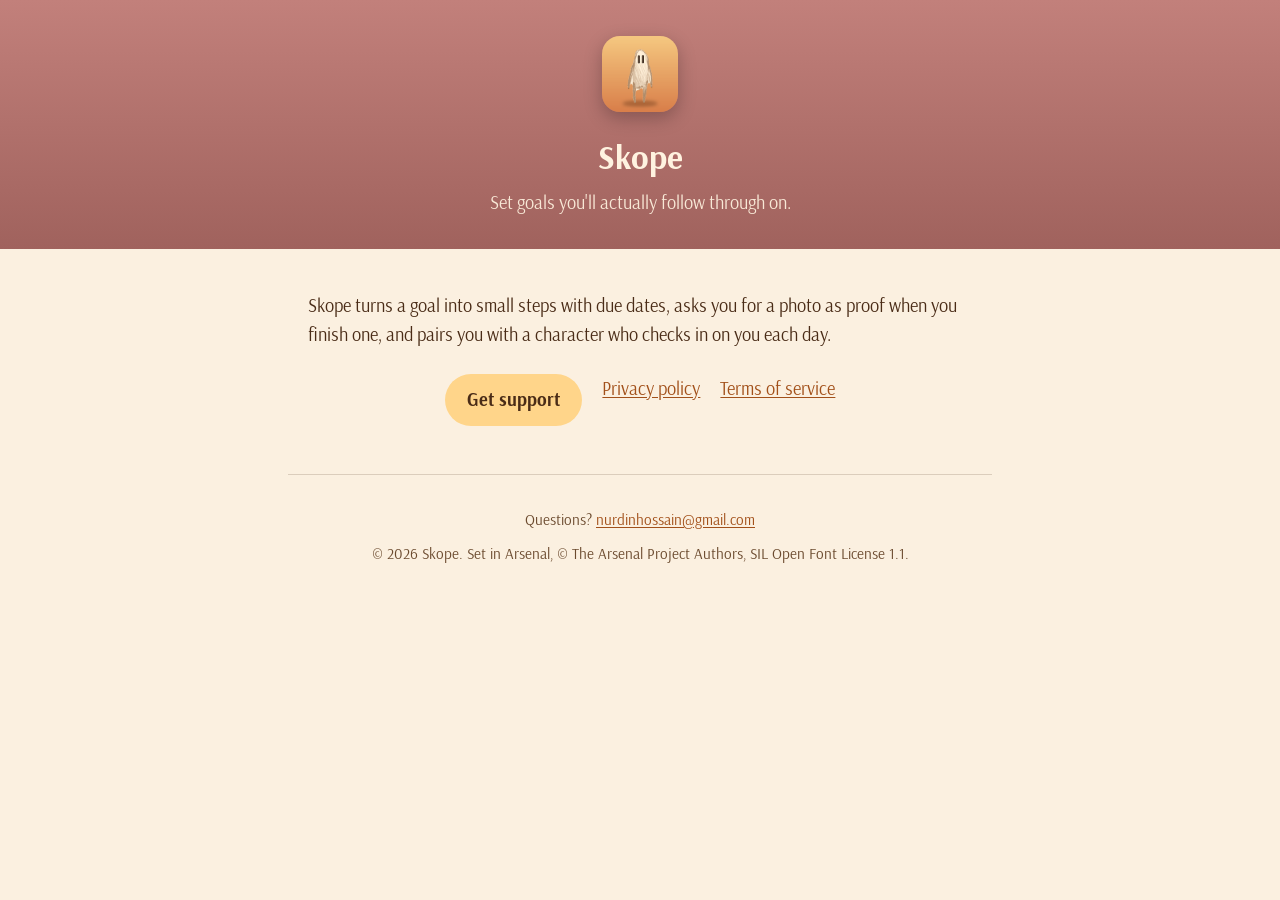
<file: index.html>
<!doctype html>
<html lang="en">
<head>
  <meta charset="utf-8">
  <meta name="viewport" content="width=device-width, initial-scale=1">
  <title>Skope</title>
  <meta name="description" content="Skope helps you set goals you'll actually follow through on, with a small character who checks in on you.">
  <link rel="icon" href="assets/icon-192.png">
  <link rel="stylesheet" href="assets/style.css">
</head>
<body>
  <header class="band">
    <img src="assets/icon-192.png" alt="Skope app icon">
    <span class="brand">Skope</span>
    <p>Set goals you'll actually follow through on.</p>
  </header>

  <main>
    <p>
      Skope turns a goal into small steps with due dates, asks you for a photo as proof when you finish one,
      and pairs you with a character who checks in on you each day.
    </p>
    <nav class="links" aria-label="Skope pages">
      <a class="button" href="support/">Get support</a>
      <a href="privacy/">Privacy policy</a>
      <a href="terms/">Terms of service</a>
    </nav>
  </main>

  <footer>
    <p>Questions? <a href="mailto:nurdinhossain@gmail.com">nurdinhossain@gmail.com</a></p>
    <p>&copy; 2026 Skope. Set in Arsenal, &copy; The Arsenal Project Authors, SIL Open Font License 1.1.</p>
  </footer>
</body>
</html>
</file>
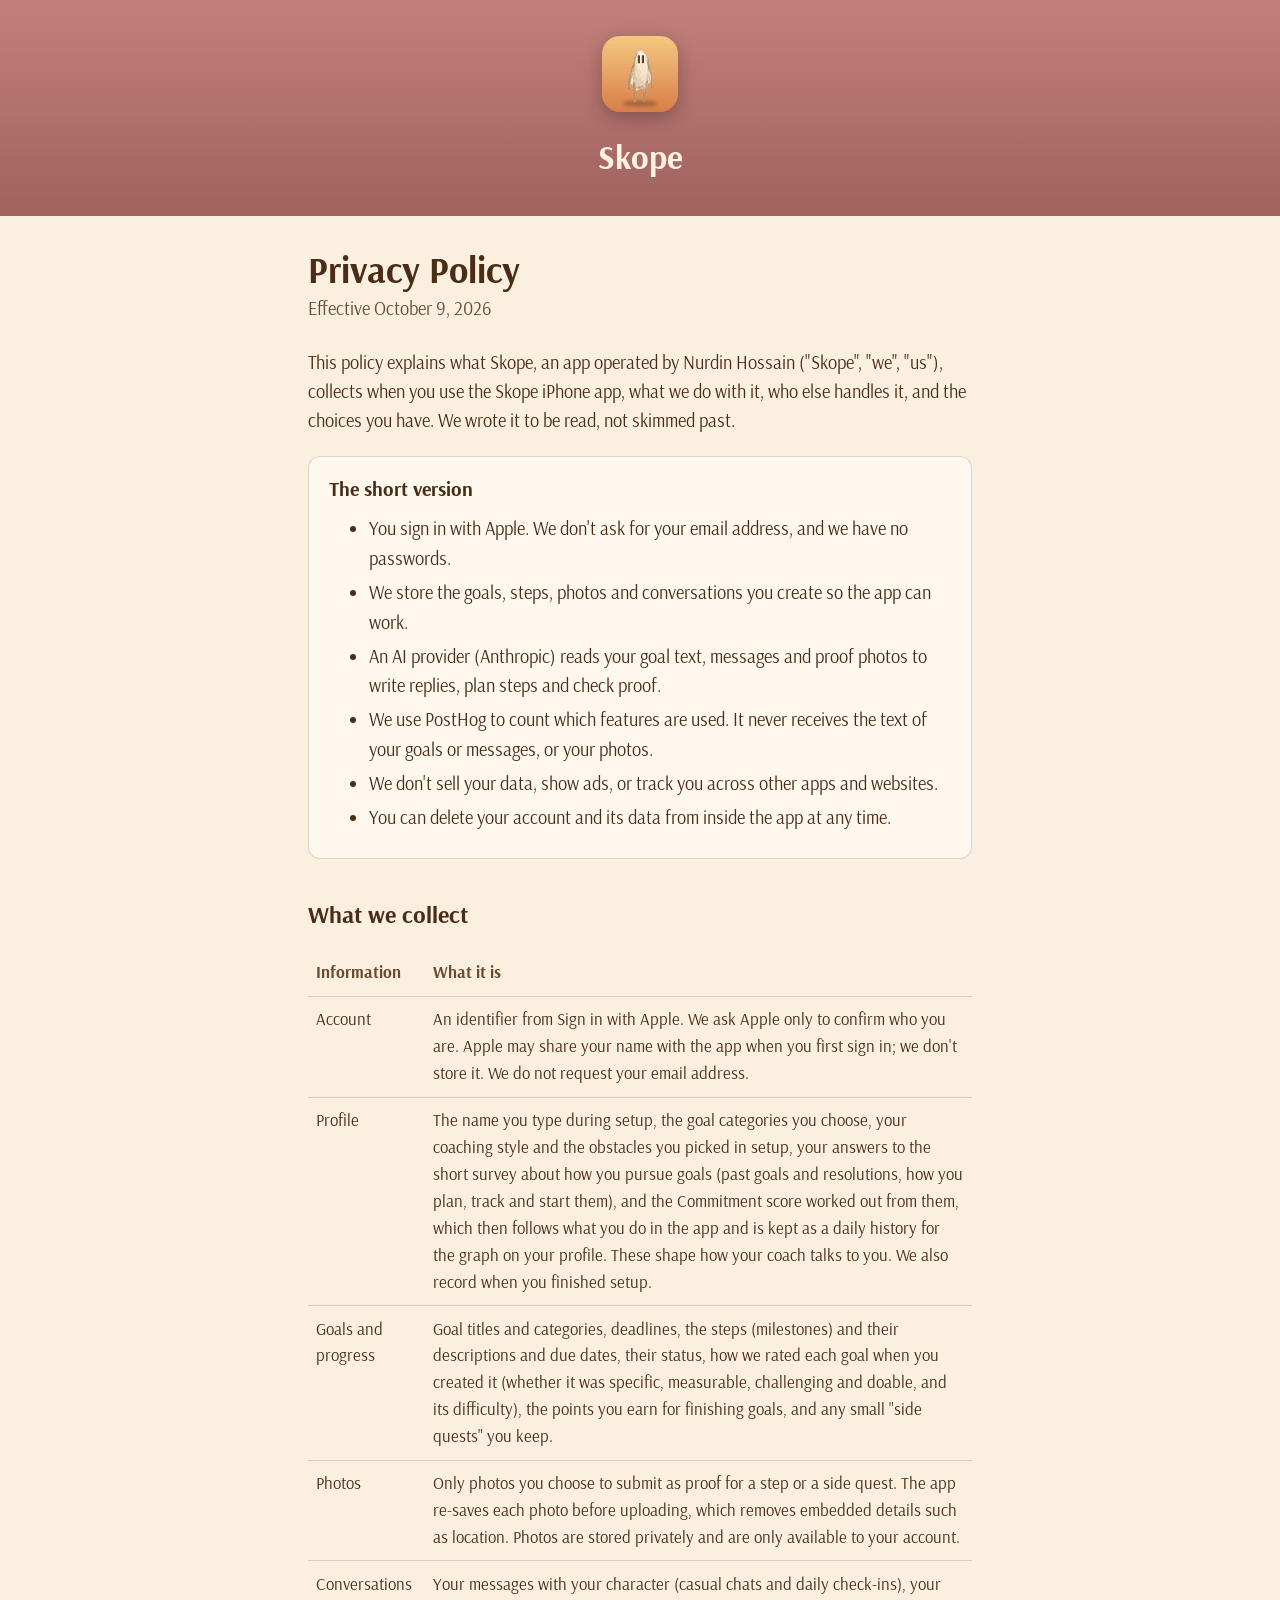
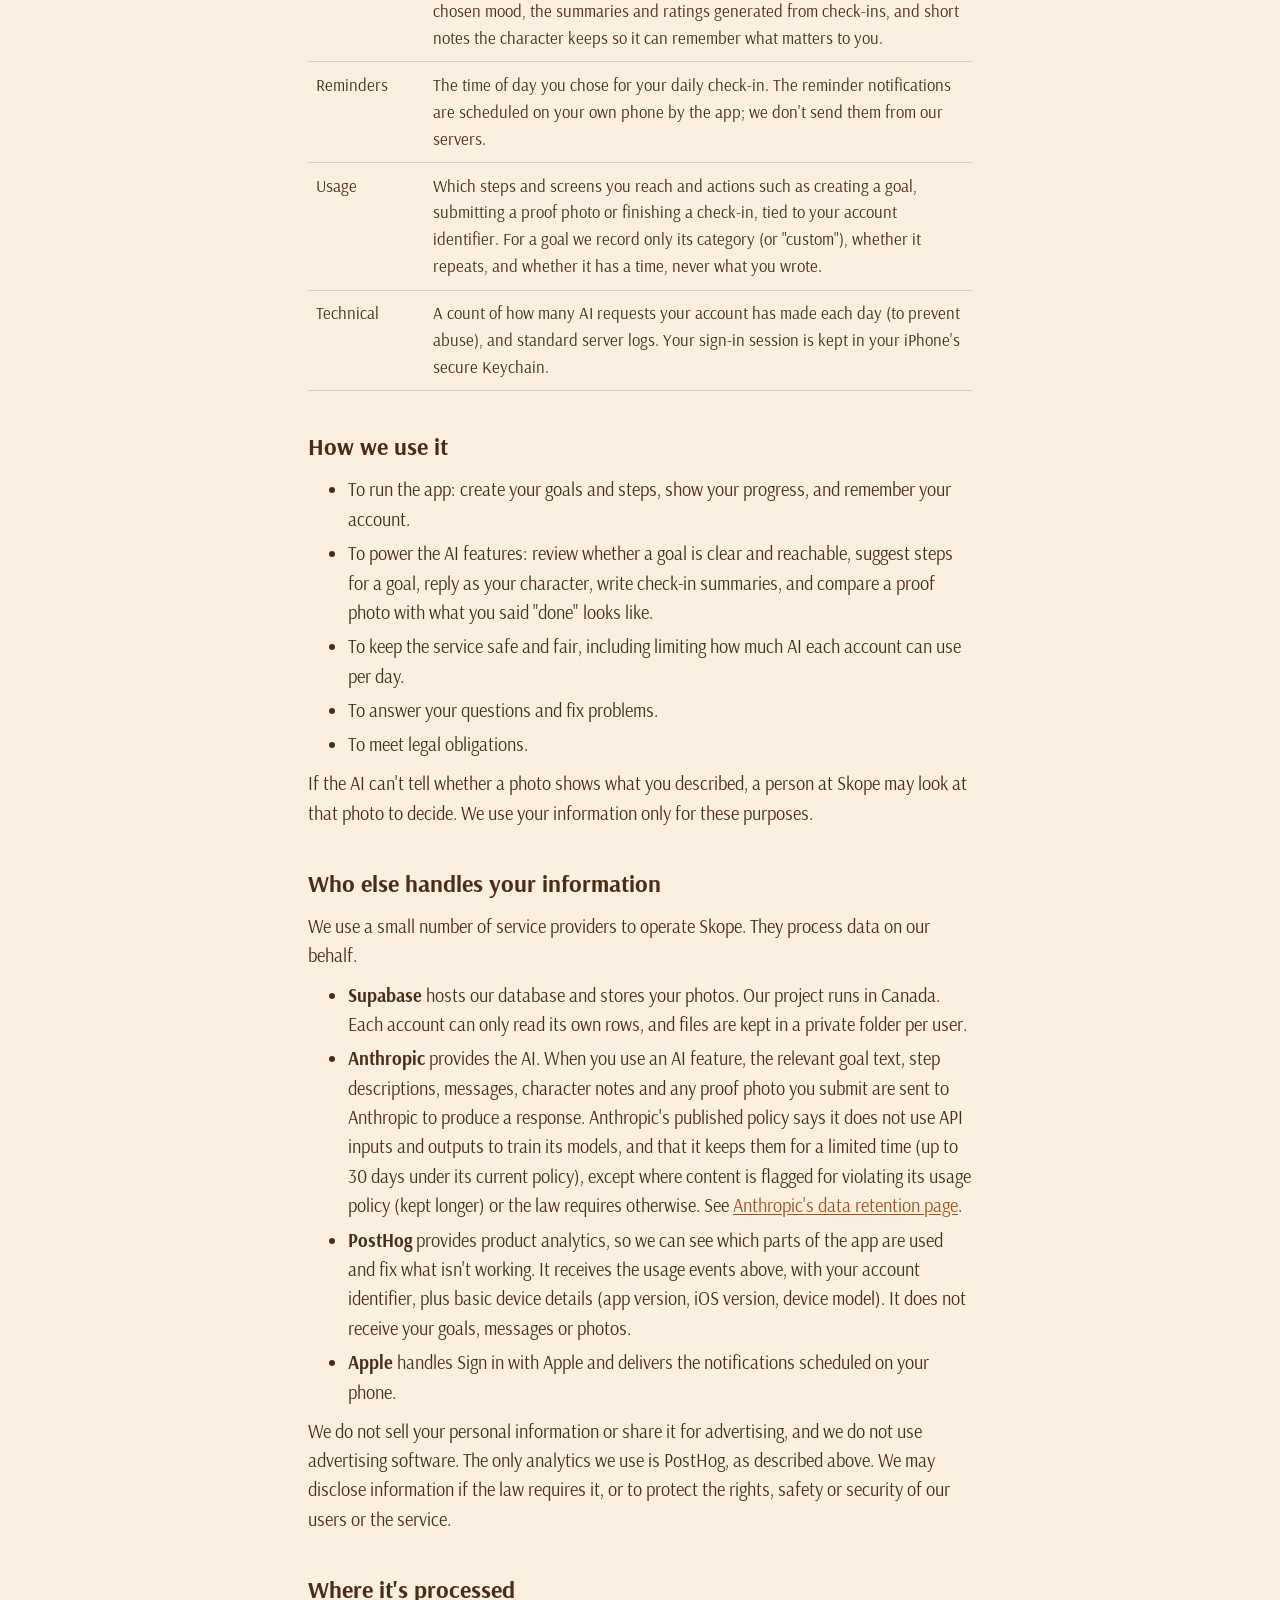
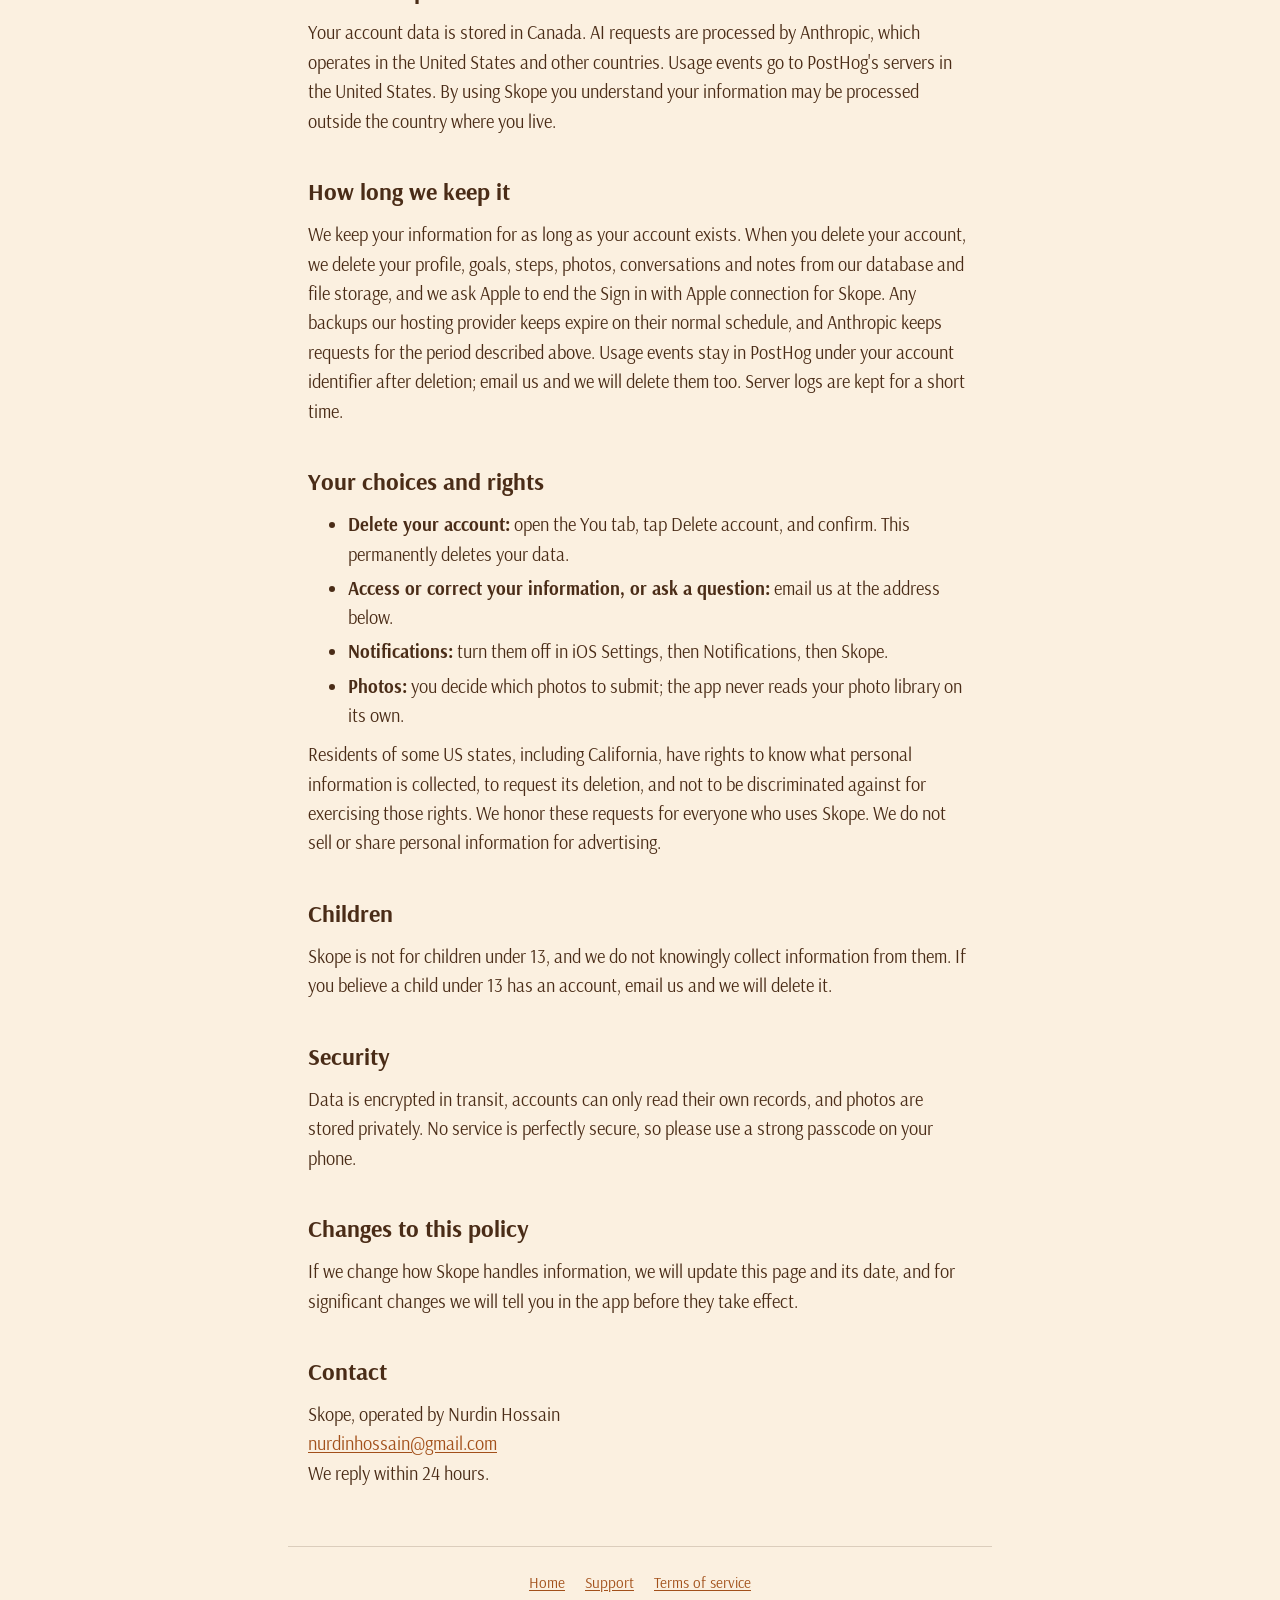
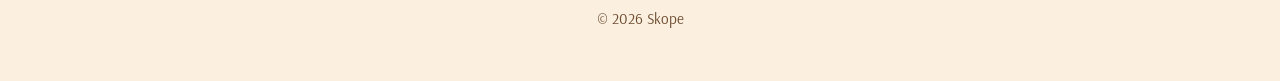
<file: privacy/index.html>
<!doctype html>
<html lang="en">
<head>
  <meta charset="utf-8">
  <meta name="viewport" content="width=device-width, initial-scale=1">
  <title>Privacy Policy - Skope</title>
  <meta name="description" content="How Skope collects, uses and protects your information.">
  <link rel="icon" href="../assets/icon-192.png">
  <link rel="stylesheet" href="../assets/style.css">
</head>
<body>
  <header class="band">
    <a href="../">
      <img src="../assets/icon-192.png" alt="Skope app icon">
      <span class="brand">Skope</span>
    </a>
  </header>

  <main>
    <h1>Privacy Policy</h1>
    <p class="meta">Effective October 9, 2026</p>

    <p>
      This policy explains what Skope, an app operated by Nurdin Hossain ("Skope", "we", "us"), collects when you use the Skope iPhone app, what we do
      with it, who else handles it, and the choices you have. We wrote it to be read, not skimmed past.
    </p>

    <div class="card">
      <h2>The short version</h2>
      <ul>
        <li>You sign in with Apple. We don't ask for your email address, and we have no passwords.</li>
        <li>We store the goals, steps, photos and conversations you create so the app can work.</li>
        <li>An AI provider (Anthropic) reads your goal text, messages and proof photos to write replies, plan steps and check proof.</li>
        <li>We use PostHog to count which features are used. It never receives the text of your goals or messages, or your photos.</li>
        <li>We don't sell your data, show ads, or track you across other apps and websites.</li>
        <li>You can delete your account and its data from inside the app at any time.</li>
      </ul>
    </div>

    <h2>What we collect</h2>
    <table>
      <tr><th>Information</th><th>What it is</th></tr>
      <tr>
        <td>Account</td>
        <td>An identifier from Sign in with Apple. We ask Apple only to confirm who you are. Apple may share your name with the app when you first sign in; we don't store it. We do not request your email address.</td>
      </tr>
      <tr>
        <td>Profile</td>
        <td>The name you type during setup, the goal categories you choose, your coaching style and the obstacles you picked in setup, your answers to the short survey about how you pursue goals (past goals and resolutions, how you plan, track and start them), and the Commitment score worked out from them, which then follows what you do in the app and is kept as a daily history for the graph on your profile. These shape how your coach talks to you. We also record when you finished setup.</td>
      </tr>
      <tr>
        <td>Goals and progress</td>
        <td>Goal titles and categories, deadlines, the steps (milestones) and their descriptions and due dates, their status, how we rated each goal when you created it (whether it was specific, measurable, challenging and doable, and its difficulty), the points you earn for finishing goals, and any small "side quests" you keep.</td>
      </tr>
      <tr>
        <td>Photos</td>
        <td>Only photos you choose to submit as proof for a step or a side quest. The app re-saves each photo before uploading, which removes embedded details such as location. Photos are stored privately and are only available to your account.</td>
      </tr>
      <tr>
        <td>Conversations</td>
        <td>Your messages with your character (casual chats and daily check-ins), your chosen mood, the summaries and ratings generated from check-ins, and short notes the character keeps so it can remember what matters to you.</td>
      </tr>
      <tr>
        <td>Reminders</td>
        <td>The time of day you chose for your daily check-in. The reminder notifications are scheduled on your own phone by the app; we don't send them from our servers.</td>
      </tr>
      <tr>
        <td>Usage</td>
        <td>Which steps and screens you reach and actions such as creating a goal, submitting a proof photo or finishing a check-in, tied to your account identifier. For a goal we record only its category (or "custom"), whether it repeats, and whether it has a time, never what you wrote.</td>
      </tr>
      <tr>
        <td>Technical</td>
        <td>A count of how many AI requests your account has made each day (to prevent abuse), and standard server logs. Your sign-in session is kept in your iPhone's secure Keychain.</td>
      </tr>
    </table>

    <h2>How we use it</h2>
    <ul>
      <li>To run the app: create your goals and steps, show your progress, and remember your account.</li>
      <li>To power the AI features: review whether a goal is clear and reachable, suggest steps for a goal, reply as your character, write check-in summaries, and compare a proof photo with what you said "done" looks like.</li>
      <li>To keep the service safe and fair, including limiting how much AI each account can use per day.</li>
      <li>To answer your questions and fix problems.</li>
      <li>To meet legal obligations.</li>
    </ul>
    <p>
      If the AI can't tell whether a photo shows what you described, a person at Skope may look at that photo to decide.
      We use your information only for these purposes.
    </p>

    <h2>Who else handles your information</h2>
    <p>We use a small number of service providers to operate Skope. They process data on our behalf.</p>
    <ul>
      <li>
        <strong>Supabase</strong> hosts our database and stores your photos. Our project runs in Canada. Each account can only
        read its own rows, and files are kept in a private folder per user.
      </li>
      <li>
        <strong>Anthropic</strong> provides the AI. When you use an AI feature, the relevant goal text, step descriptions,
        messages, character notes and any proof photo you submit are sent to Anthropic to produce a response. Anthropic's
        published policy says it does not use API inputs and outputs to train its models, and that it keeps them for a limited
        time (up to 30 days under its current policy), except where content is flagged for violating its usage policy (kept
        longer) or the law requires otherwise.
        See <a href="https://privacy.claude.com/en/articles/7996866-how-long-do-you-store-my-organization-s-data">Anthropic's data retention page</a>.
      </li>
      <li>
        <strong>PostHog</strong> provides product analytics, so we can see which parts of the app are used and fix what isn't working.
        It receives the usage events above, with your account identifier, plus basic device details (app version, iOS version, device model).
        It does not receive your goals, messages or photos.
      </li>
      <li>
        <strong>Apple</strong> handles Sign in with Apple and delivers the notifications scheduled on your phone.
      </li>
    </ul>
    <p>
      We do not sell your personal information or share it for advertising, and we do not use advertising software. The only analytics we use is PostHog, as described above. We may disclose information if the law requires it, or to protect the rights, safety or
      security of our users or the service.
    </p>

    <h2>Where it's processed</h2>
    <p>
      Your account data is stored in Canada. AI requests are processed by Anthropic, which operates in the United States
      and other countries. Usage events go to PostHog's servers in the United States. By using Skope you understand your information may be processed outside the country where you live.
    </p>

    <h2>How long we keep it</h2>
    <p>
      We keep your information for as long as your account exists. When you delete your account, we delete your profile,
      goals, steps, photos, conversations and notes from our database and file storage, and we ask Apple to end the
      Sign in with Apple connection for Skope. Any backups our hosting provider keeps expire on their normal schedule, and
      Anthropic keeps requests for the period described above. Usage events stay in PostHog under your account identifier after deletion; email us and we will delete them too. Server logs are kept for a short time.
    </p>

    <h2>Your choices and rights</h2>
    <ul>
      <li><strong>Delete your account:</strong> open the You tab, tap Delete account, and confirm. This permanently deletes your data.</li>
      <li><strong>Access or correct your information, or ask a question:</strong> email us at the address below.</li>
      <li><strong>Notifications:</strong> turn them off in iOS Settings, then Notifications, then Skope.</li>
      <li><strong>Photos:</strong> you decide which photos to submit; the app never reads your photo library on its own.</li>
    </ul>
    <p>
      Residents of some US states, including California, have rights to know what personal information is collected,
      to request its deletion, and not to be discriminated against for exercising those rights. We honor these requests
      for everyone who uses Skope. We do not sell or share personal information for advertising.
    </p>

    <h2>Children</h2>
    <p>
      Skope is not for children under 13, and we do not knowingly collect information from them. If you believe a child
      under 13 has an account, email us and we will delete it.
    </p>

    <h2>Security</h2>
    <p>
      Data is encrypted in transit, accounts can only read their own records, and photos are stored privately. No service is
      perfectly secure, so please use a strong passcode on your phone.
    </p>

    <h2>Changes to this policy</h2>
    <p>
      If we change how Skope handles information, we will update this page and its date, and for significant changes we will
      tell you in the app before they take effect.
    </p>

    <h2>Contact</h2>
    <p>
      Skope, operated by Nurdin Hossain<br>
      <a href="mailto:nurdinhossain@gmail.com">nurdinhossain@gmail.com</a><br>
      We reply within 24 hours.
    </p>
  </main>

  <footer>
    <nav aria-label="Skope pages">
      <a href="../">Home</a>
      <a href="../support/">Support</a>
      <a href="../terms/">Terms of service</a>
    </nav>
    <p>&copy; 2026 Skope</p>
  </footer>
</body>
</html>
</file>
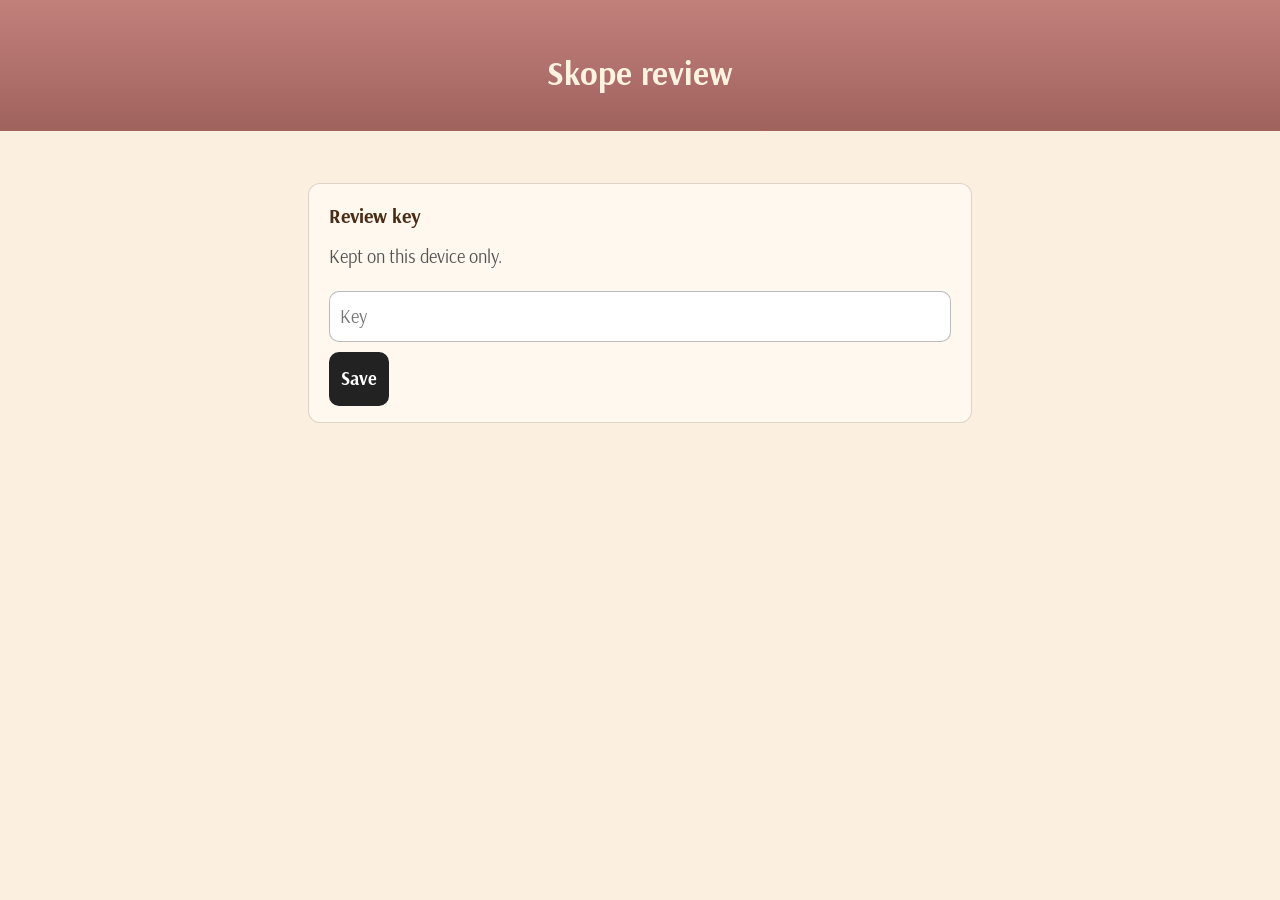
<file: review/index.html>
<!doctype html>
<html lang="en">
<head>
  <meta charset="utf-8">
  <meta name="viewport" content="width=device-width, initial-scale=1">
  <meta name="robots" content="noindex, nofollow">
  <meta name="referrer" content="no-referrer">
  <title>Proofs waiting - Skope</title>
  <link rel="icon" href="../assets/icon-192.png">
  <link rel="stylesheet" href="../assets/style.css">
  <style>
    .proof img { display: block; width: 100%; max-height: 70vh; object-fit: contain; background: #0001; border-radius: 12px; margin: 0 0 12px; }
    .proof dt { font-weight: 600; margin-top: 10px; }
    .proof dd { margin: 2px 0 0; }
    .proof textarea, #key { width: 100%; box-sizing: border-box; font: inherit; padding: 10px; border-radius: 10px; border: 1px solid #0004; margin: 10px 0 0; }
    .actions { display: flex; gap: 10px; margin-top: 12px; }
    .actions button, #save, #refresh { flex: 1; font: inherit; font-weight: 600; padding: 12px; border-radius: 10px; border: 0; cursor: pointer; }
    .approve { background: #2e7d32; color: #fff; }
    .reject { background: #b3261e; color: #fff; }
    #save, #refresh { background: #222; color: #fff; margin-top: 10px; }
    button:disabled { opacity: .5; cursor: default; }
    .note { color: #555; }
    .error { color: #b3261e; }
  </style>
</head>
<body>
  <header class="band">
    <span class="brand">Skope review</span>
  </header>

  <main>
    <div class="card" id="keyCard" hidden>
      <h2>Review key</h2>
      <p class="note">Kept on this device only.</p>
      <input id="key" type="password" autocomplete="off" placeholder="Key">
      <button id="save">Save</button>
    </div>

    <p id="status" class="note"></p>
    <div id="queue"></div>
    <button id="refresh" hidden>Refresh</button>
  </main>

  <script>
    // The page itself holds nothing private; every request carries the key, and the function refuses anything without it.
    const API = location.hostname === "localhost"
      ? "http://127.0.0.1:54321/functions/v1/review-admin"
      : "https://wbaztfdxjqmaeeiwgzit.supabase.co/functions/v1/review-admin";
    const $ = (id) => document.getElementById(id);
    const status = $("status");
    const queue = $("queue");

    const getKey = () => { try { return localStorage.getItem("skope-review-key") || ""; } catch { return ""; } };
    const setKey = (value) => { try { localStorage.setItem("skope-review-key", value); } catch {} };

    async function call(payload) {
      const response = await fetch(API, {
        method: "POST",
        headers: { "content-type": "application/json", authorization: "Bearer " + getKey() },
        body: JSON.stringify(payload),
      });
      const body = await response.json().catch(() => ({}));
      if (!response.ok) throw Object.assign(new Error(body.error || "Something went wrong"), { status: response.status });
      return body;
    }

    function waited(since) {
      const minutes = Math.max(0, Math.round((Date.now() - Date.parse(since)) / 60000));
      if (minutes < 60) return minutes + " min";
      const hours = Math.round(minutes / 60);
      return hours < 48 ? hours + " h" : Math.round(hours / 24) + " days";
    }

    function row(label, text) {
      const frag = document.createDocumentFragment();
      const dt = document.createElement("dt"); dt.textContent = label;
      const dd = document.createElement("dd"); dd.textContent = text || "None";
      frag.append(dt, dd);
      return frag;
    }

    function render(items) {
      queue.replaceChildren();
      status.textContent = items.length ? items.length + " waiting, oldest first" : "Nothing waiting.";
      for (const item of items) {
        const card = document.createElement("div");
        card.className = "card proof";
        if (item.photo_url) {
          const img = document.createElement("img");
          img.referrerPolicy = "no-referrer"; img.alt = "Proof photo"; img.src = item.photo_url;
          card.append(img);
        } else {
          const none = document.createElement("p"); none.className = "note"; none.textContent = "No photo."; card.append(none);
        }
        const list = document.createElement("dl");
        list.append(
          row("Goal", item.goal_title), row("Step", item.milestone_title), row("What done looks like", item.proof_description),
          row("The AI said", item.ai_note), row("Waiting", waited(item.waiting_since)),
        );
        const reason = document.createElement("textarea");
        reason.rows = 2; reason.maxLength = 200; reason.placeholder = "Reason (required to reject; the user reads it)";
        const approve = document.createElement("button"); approve.className = "approve"; approve.textContent = "Approve";
        const reject = document.createElement("button"); reject.className = "reject"; reject.textContent = "Reject";
        const error = document.createElement("p"); error.className = "error";
        const actions = document.createElement("div"); actions.className = "actions"; actions.append(approve, reject);
        async function decide(approved) {
          error.textContent = "";
          if (!approved && reason.value.trim().length < 3) { error.textContent = "Write a reason the user can read."; return; }
          approve.disabled = reject.disabled = true;
          try {
            await call({ action: "decide", id: item.id, approve: approved, reason: reason.value });
            card.remove();
            await load();
          } catch (e) {
            error.textContent = e.message; approve.disabled = reject.disabled = false;
          }
        }
        approve.onclick = () => decide(true);
        reject.onclick = () => decide(false);
        card.append(list, reason, actions, error);
        queue.append(card);
      }
    }

    async function load() {
      if (!getKey()) { $("keyCard").hidden = false; $("refresh").hidden = true; status.textContent = ""; return; }
      status.textContent = "Loading...";
      try {
        const { items } = await call({ action: "list" });
        $("keyCard").hidden = true; $("refresh").hidden = false;
        render(items);
      } catch (e) {
        if (e.status === 401) { setKey(""); $("keyCard").hidden = false; $("refresh").hidden = true; status.textContent = "That key was not accepted."; }
        else status.textContent = e.message;
      }
    }

    $("save").onclick = () => { setKey($("key").value.trim()); $("key").value = ""; load(); };
    $("refresh").onclick = load;
    load();
  </script>
</body>
</html>
</file>
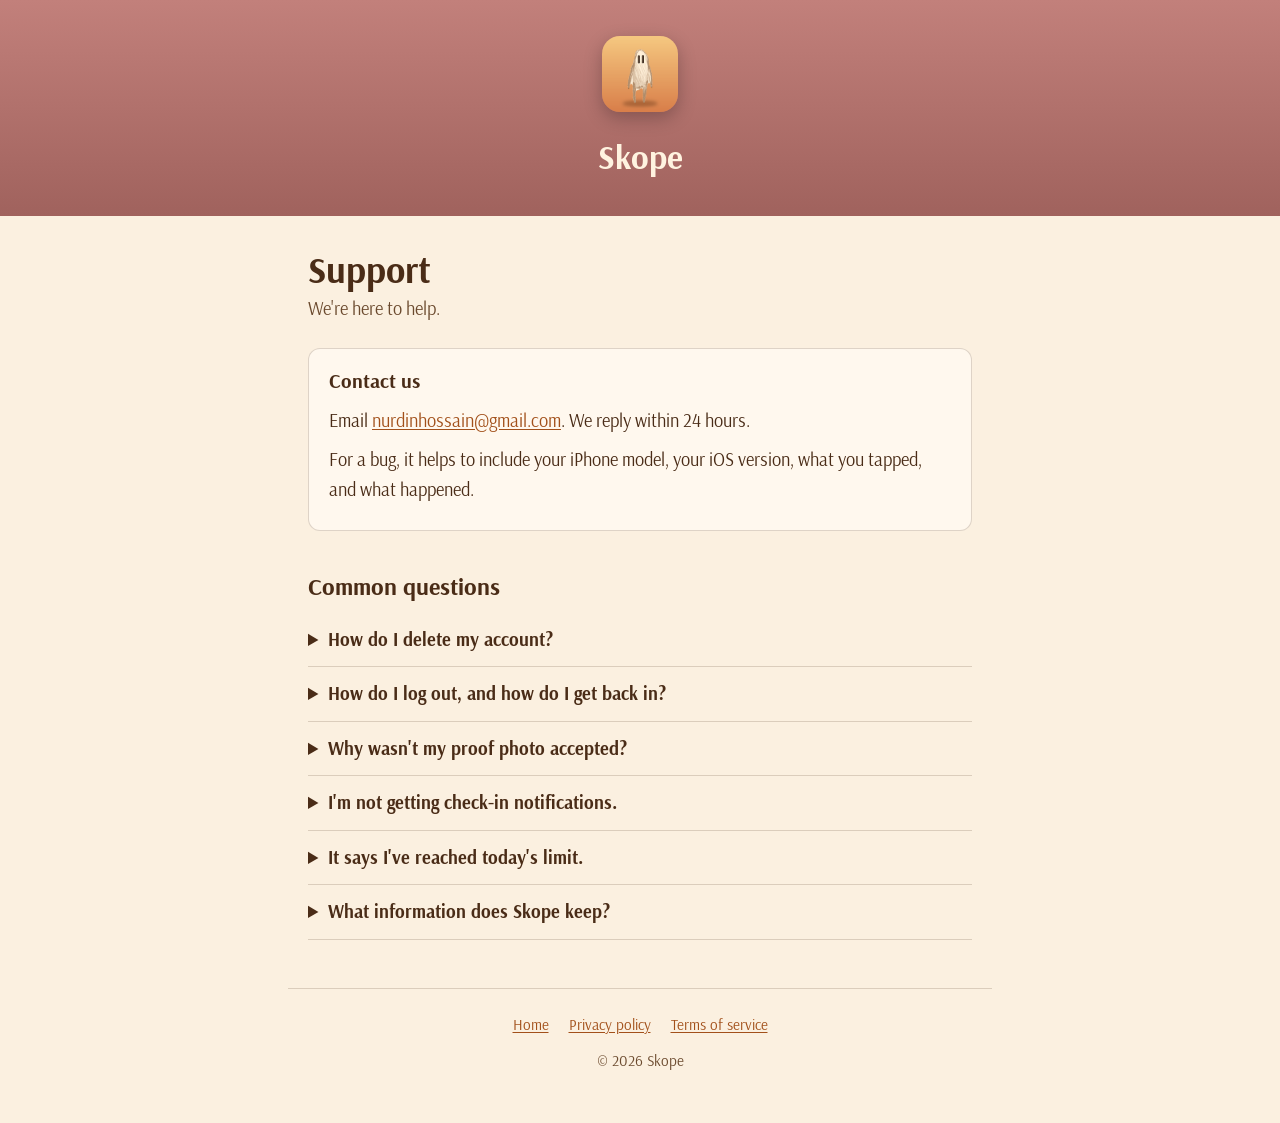
<file: support/index.html>
<!doctype html>
<html lang="en">
<head>
  <meta charset="utf-8">
  <meta name="viewport" content="width=device-width, initial-scale=1">
  <title>Support - Skope</title>
  <meta name="description" content="Get help with the Skope app.">
  <link rel="icon" href="../assets/icon-192.png">
  <link rel="stylesheet" href="../assets/style.css">
</head>
<body>
  <header class="band">
    <a href="../">
      <img src="../assets/icon-192.png" alt="Skope app icon">
      <span class="brand">Skope</span>
    </a>
  </header>

  <main>
    <h1>Support</h1>
    <p class="meta">We're here to help.</p>

    <div class="card">
      <h2>Contact us</h2>
      <p>
        Email <a href="mailto:nurdinhossain@gmail.com">nurdinhossain@gmail.com</a>. We reply within 24 hours.
      </p>
      <p>
        For a bug, it helps to include your iPhone model, your iOS version, what you tapped, and what happened.
      </p>
    </div>

    <h2>Common questions</h2>

    <details>
      <summary>How do I delete my account?</summary>
      <p>
        Open the You tab, tap Delete account, and confirm twice. This permanently deletes your profile, goals, steps,
        photos, conversations and notes. You can also email us and we'll do it for you.
      </p>
    </details>

    <details>
      <summary>How do I log out, and how do I get back in?</summary>
      <p>
        Open the You tab and tap Log out. To come back, tap Continue with Apple on the sign-in screen using the same
        Apple ID, and your goals will be there.
      </p>
    </details>

    <details>
      <summary>Why wasn't my proof photo accepted?</summary>
      <p>
        Skope compares your photo with the "what done looks like" description for that step. If it clearly doesn't match,
        the step is marked failed and you can submit another photo while the goal is still open. If the photo is unclear,
        the step goes to "In review" and a person decides. If you think a result is wrong, email us.
      </p>
    </details>

    <details>
      <summary>I'm not getting check-in notifications.</summary>
      <p>
        Check that notifications are allowed in iOS Settings, then Notifications, then Skope. Your daily check-in arrives
        at the time you chose during setup, and only when you have an active goal. Opening the app after that time also
        brings up your check-in.
      </p>
    </details>

    <details>
      <summary>It says I've reached today's limit.</summary>
      <p>
        To keep the service fair and sustainable, each account has a daily limit on AI requests. It resets the next day
        (UTC). If you keep hitting it with normal use, let us know.
      </p>
    </details>

    <details>
      <summary>What information does Skope keep?</summary>
      <p>
        See the <a href="../privacy/">Privacy Policy</a> for what we collect, who handles it, and how to delete it.
      </p>
    </details>
  </main>

  <footer>
    <nav aria-label="Skope pages">
      <a href="../">Home</a>
      <a href="../privacy/">Privacy policy</a>
      <a href="../terms/">Terms of service</a>
    </nav>
    <p>&copy; 2026 Skope</p>
  </footer>
</body>
</html>
</file>
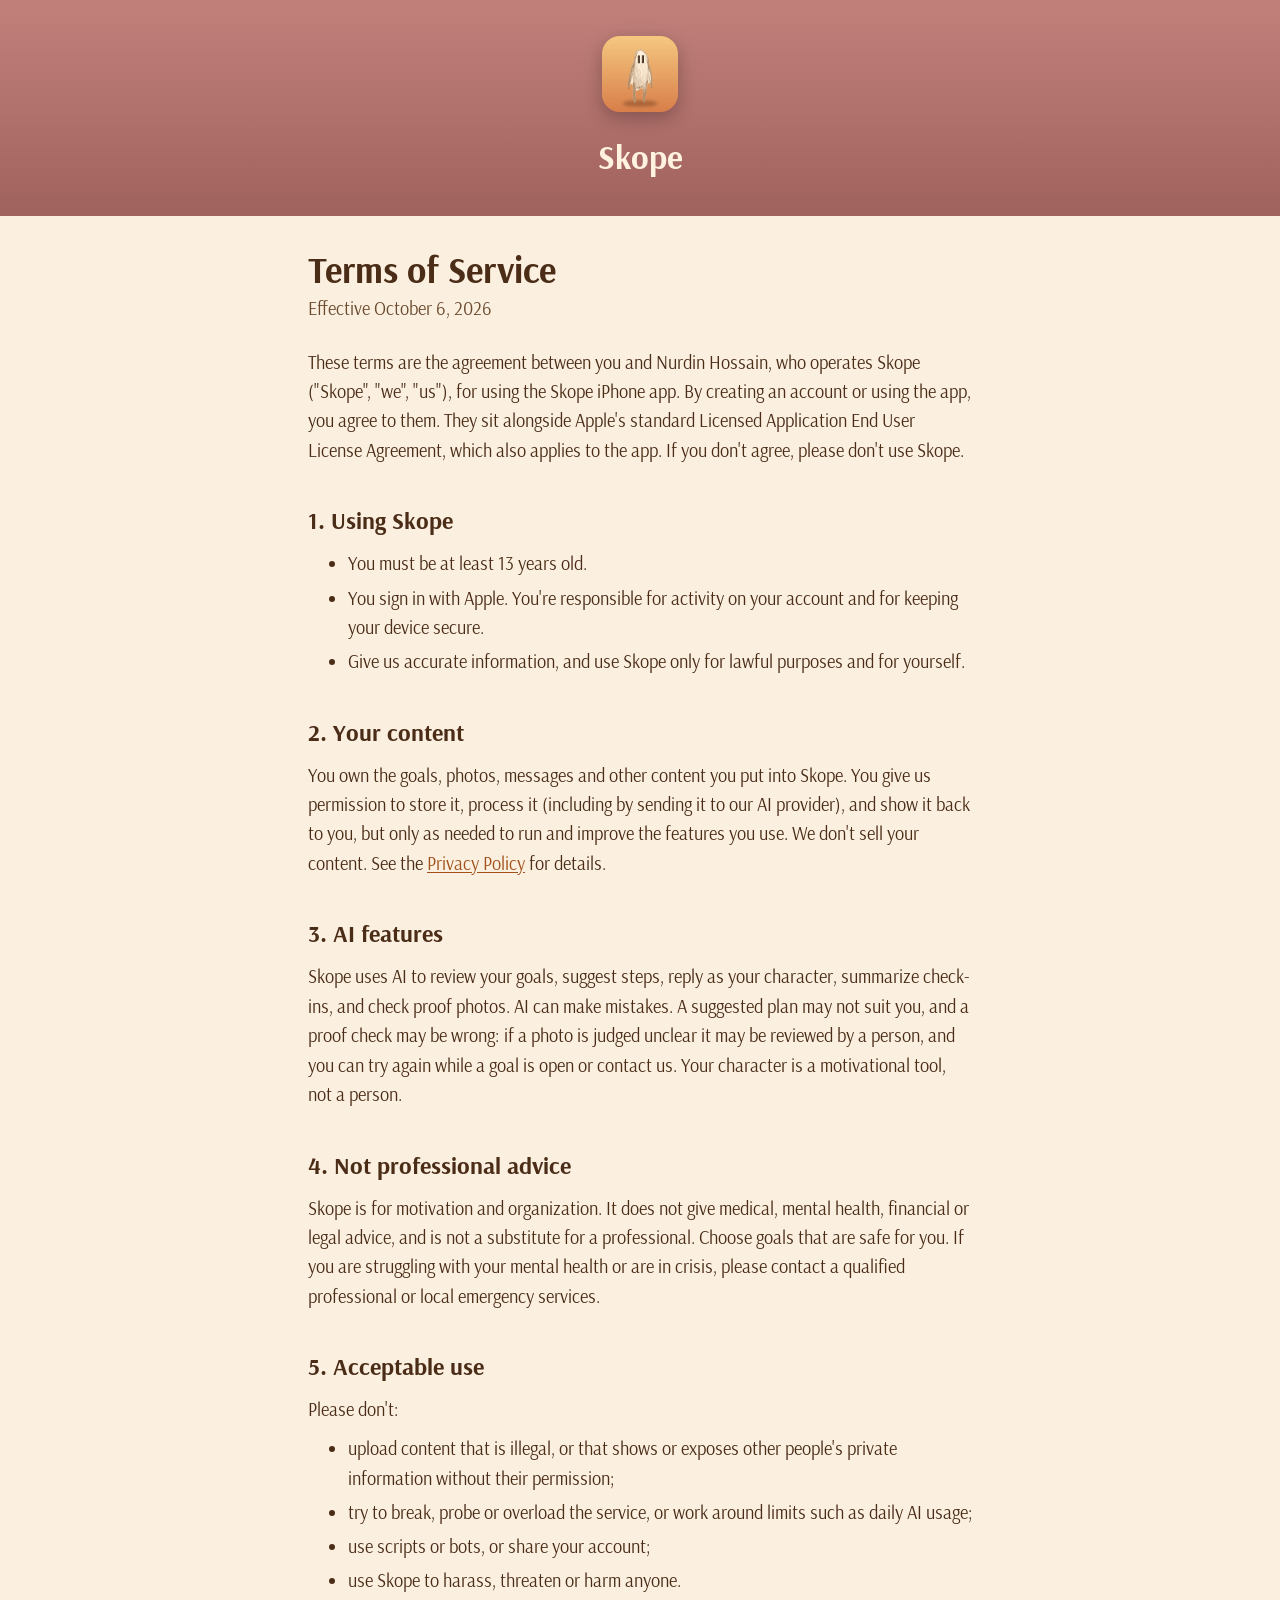
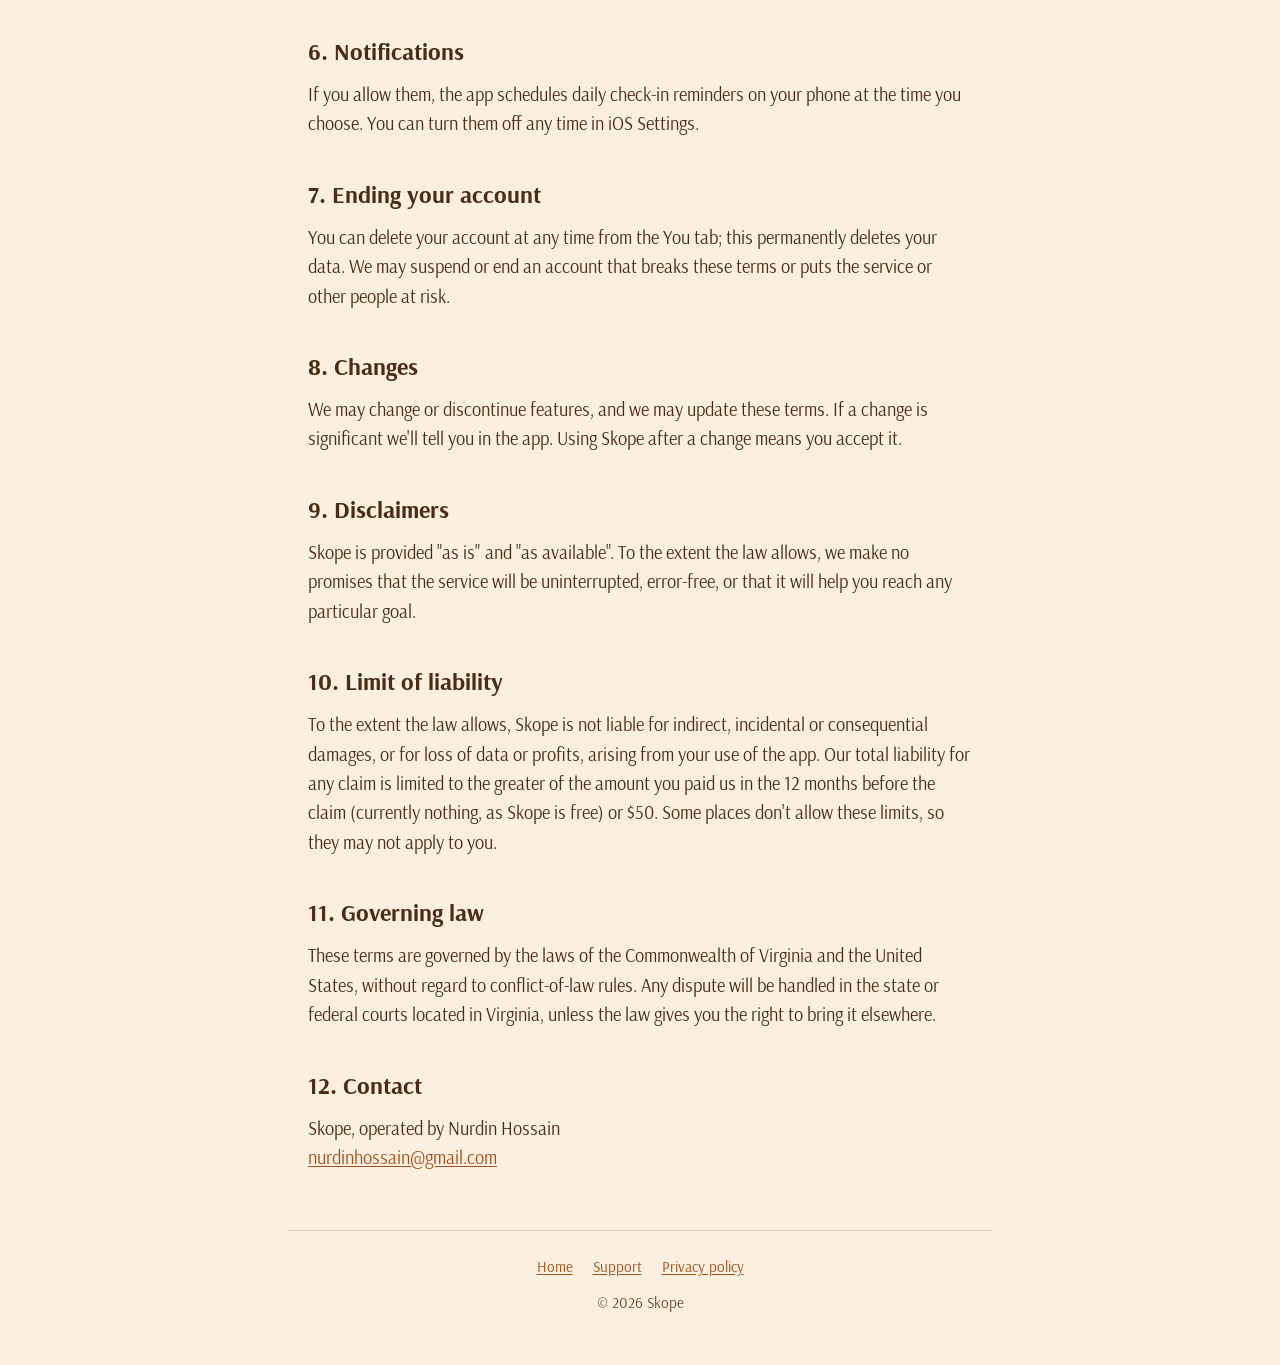
<file: terms/index.html>
<!doctype html>
<html lang="en">
<head>
  <meta charset="utf-8">
  <meta name="viewport" content="width=device-width, initial-scale=1">
  <title>Terms of Service - Skope</title>
  <meta name="description" content="The terms for using the Skope app.">
  <link rel="icon" href="../assets/icon-192.png">
  <link rel="stylesheet" href="../assets/style.css">
</head>
<body>
  <header class="band">
    <a href="../">
      <img src="../assets/icon-192.png" alt="Skope app icon">
      <span class="brand">Skope</span>
    </a>
  </header>

  <main>
    <h1>Terms of Service</h1>
    <p class="meta">Effective October 6, 2026</p>

    <p>
      These terms are the agreement between you and Nurdin Hossain, who operates Skope ("Skope", "we", "us"), for using the Skope iPhone app.
      By creating an account or using the app, you agree to them. They sit alongside Apple's standard Licensed
      Application End User License Agreement, which also applies to the app. If you don't agree, please don't use Skope.
    </p>

    <h2>1. Using Skope</h2>
    <ul>
      <li>You must be at least 13 years old.</li>
      <li>You sign in with Apple. You're responsible for activity on your account and for keeping your device secure.</li>
      <li>Give us accurate information, and use Skope only for lawful purposes and for yourself.</li>
    </ul>

    <h2>2. Your content</h2>
    <p>
      You own the goals, photos, messages and other content you put into Skope. You give us permission to store it,
      process it (including by sending it to our AI provider), and show it back to you, but only as needed to run
      and improve the features you use. We don't sell your content. See the <a href="../privacy/">Privacy Policy</a> for details.
    </p>

    <h2>3. AI features</h2>
    <p>
      Skope uses AI to review your goals, suggest steps, reply as your character, summarize check-ins, and check proof photos. AI can make
      mistakes. A suggested plan may not suit you, and a proof check may be wrong: if a photo is judged unclear it may be
      reviewed by a person, and you can try again while a goal is open or contact us. Your character is a motivational
      tool, not a person.
    </p>

    <h2>4. Not professional advice</h2>
    <p>
      Skope is for motivation and organization. It does not give medical, mental health, financial or legal advice, and
      is not a substitute for a professional. Choose goals that are safe for you. If you are struggling with your mental
      health or are in crisis, please contact a qualified professional or local emergency services.
    </p>

    <h2>5. Acceptable use</h2>
    <p>Please don't:</p>
    <ul>
      <li>upload content that is illegal, or that shows or exposes other people's private information without their permission;</li>
      <li>try to break, probe or overload the service, or work around limits such as daily AI usage;</li>
      <li>use scripts or bots, or share your account;</li>
      <li>use Skope to harass, threaten or harm anyone.</li>
    </ul>

    <h2>6. Notifications</h2>
    <p>
      If you allow them, the app schedules daily check-in reminders on your phone at the time you choose. You can turn them
      off any time in iOS Settings.
    </p>

    <h2>7. Ending your account</h2>
    <p>
      You can delete your account at any time from the You tab; this permanently deletes your data. We may suspend or end an
      account that breaks these terms or puts the service or other people at risk.
    </p>

    <h2>8. Changes</h2>
    <p>
      We may change or discontinue features, and we may update these terms. If a change is significant we'll tell you in
      the app. Using Skope after a change means you accept it.
    </p>

    <h2>9. Disclaimers</h2>
    <p>
      Skope is provided "as is" and "as available". To the extent the law allows, we make no promises that the service will
      be uninterrupted, error-free, or that it will help you reach any particular goal.
    </p>

    <h2>10. Limit of liability</h2>
    <p>
      To the extent the law allows, Skope is not liable for indirect, incidental or consequential damages, or for loss of
      data or profits, arising from your use of the app. Our total liability for any claim is limited to the greater of
      the amount you paid us in the 12 months before the claim (currently nothing, as Skope is free) or $50. Some places
      don't allow these limits, so they may not apply to you.
    </p>

    <h2>11. Governing law</h2>
    <p>
      These terms are governed by the laws of the Commonwealth of Virginia and the United States, without regard to
      conflict-of-law rules. Any dispute will be handled in the state or federal courts located in Virginia, unless the law
      gives you the right to bring it elsewhere.
    </p>

    <h2>12. Contact</h2>
    <p>
      Skope, operated by Nurdin Hossain<br>
      <a href="mailto:nurdinhossain@gmail.com">nurdinhossain@gmail.com</a>
    </p>
  </main>

  <footer>
    <nav aria-label="Skope pages">
      <a href="../">Home</a>
      <a href="../support/">Support</a>
      <a href="../privacy/">Privacy policy</a>
    </nav>
    <p>&copy; 2026 Skope</p>
  </footer>
</body>
</html>
</file>
<file: assets/style.css>
/* Shared style for the Skope site: warm cream, dark chocolate text, the app's Arsenal typeface. */
@font-face {
  font-family: "Arsenal";
  src: url("fonts/Arsenal-Regular.ttf") format("truetype");
  font-weight: 400;
  font-display: swap;
}
@font-face {
  font-family: "Arsenal";
  src: url("fonts/Arsenal-Bold.ttf") format("truetype");
  font-weight: 700;
  font-display: swap;
}

:root {
  --bg: #fbf0e0;
  --card: #fff8ee;
  --ink: #4a2c17;
  --ink-soft: #6b4a2e;
  --link: #a2501a;
  --line: rgba(74, 44, 23, 0.18);
  --band-top: #c2807b;
  --band-bottom: #a0625d;
  --band-ink: #fff3e0;
  --accent: #ffd58a;
}

@media (prefers-color-scheme: dark) {
  :root {
    --bg: #1c1f34;
    --card: #262a45;
    --ink: #f1e6d6;
    --ink-soft: #c9bfd3;
    --link: #ffd58a;
    --line: rgba(241, 230, 214, 0.2);
    --band-top: #434666;
    --band-bottom: #292d47;
    --band-ink: #f1e6d6;
    --accent: #ffd58a;
  }
}

* { box-sizing: border-box; }

html { -webkit-text-size-adjust: 100%; }

body {
  margin: 0;
  background: var(--bg);
  color: var(--ink);
  font-family: "Arsenal", Georgia, "Times New Roman", serif;
  font-size: 1.15rem;
  line-height: 1.6;
}

a { color: var(--link); text-underline-offset: 2px; }

header.band {
  background: linear-gradient(180deg, var(--band-top), var(--band-bottom));
  color: var(--band-ink);
  padding: 2.25rem 1.25rem 2rem;
  text-align: center;
}
header.band a { color: inherit; text-decoration: none; }
header.band img {
  width: 76px;
  height: 76px;
  border-radius: 18px;
  box-shadow: 0 6px 18px rgba(0, 0, 0, 0.25);
}
header.band .brand { display: block; font-size: 2.1rem; font-weight: 700; margin-top: 0.6rem; }
header.band p { margin: 0.25rem 0 0; opacity: 0.92; }

main {
  max-width: 44rem;
  margin: 0 auto;
  padding: 2rem 1.25rem 3rem;
}

h1 { font-size: 2.3rem; line-height: 1.15; margin: 0 0 0.25rem; }
h2 { font-size: 1.5rem; margin: 2.25rem 0 0.5rem; }
h3 { font-size: 1.2rem; margin: 1.5rem 0 0.25rem; }
p, ul, ol { margin: 0.6rem 0; }
li { margin: 0.3rem 0; }

.meta { color: var(--ink-soft); margin: 0 0 1.5rem; }

.card {
  background: var(--card);
  border: 1px solid var(--line);
  border-radius: 12px;
  padding: 1rem 1.25rem;
  margin: 1.25rem 0;
}
.card h2 { margin-top: 0; font-size: 1.25rem; }

.button {
  display: inline-block;
  background: var(--accent);
  color: #4a2c17;
  font-weight: 700;
  text-decoration: none;
  padding: 0.7rem 1.4rem;
  border-radius: 999px;
}

nav.links { display: flex; flex-wrap: wrap; gap: 0.5rem 1.25rem; justify-content: center; margin: 1.5rem 0 0; }

footer {
  max-width: 44rem;
  margin: 0 auto;
  padding: 1.5rem 1.25rem 2.5rem;
  border-top: 1px solid var(--line);
  color: var(--ink-soft);
  font-size: 0.95rem;
  text-align: center;
}
footer nav { display: flex; flex-wrap: wrap; gap: 0.5rem 1.25rem; justify-content: center; margin-bottom: 0.75rem; }

details { border-bottom: 1px solid var(--line); padding: 0.75rem 0; }
summary { cursor: pointer; font-weight: 700; }
details[open] summary { margin-bottom: 0.25rem; }

table { width: 100%; border-collapse: collapse; margin: 1rem 0; font-size: 1.05rem; }
th, td { text-align: left; vertical-align: top; padding: 0.6rem 0.5rem; border-bottom: 1px solid var(--line); }
th { color: var(--ink-soft); font-weight: 700; }

@media (max-width: 34rem) {
  body { font-size: 1.05rem; }
  h1 { font-size: 1.9rem; }
  th, td { padding: 0.5rem 0.25rem; }
}
</file>
